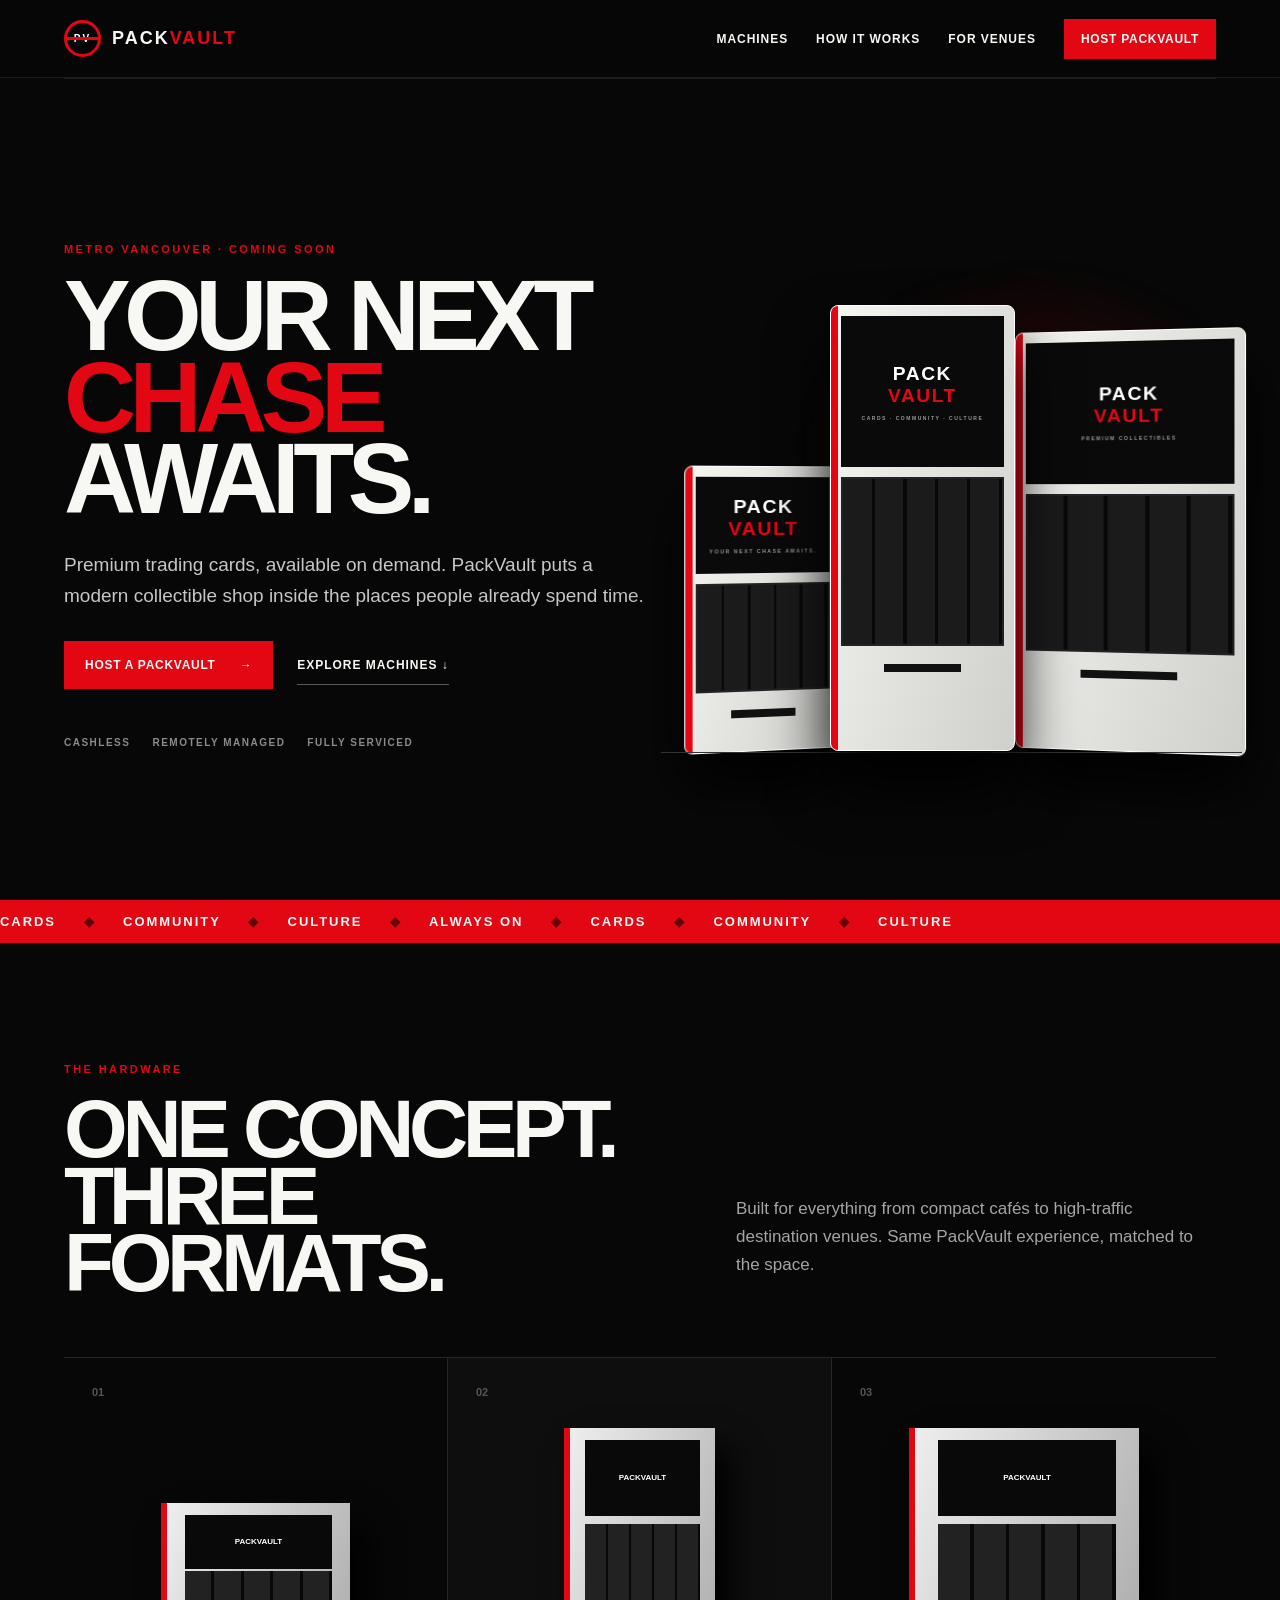
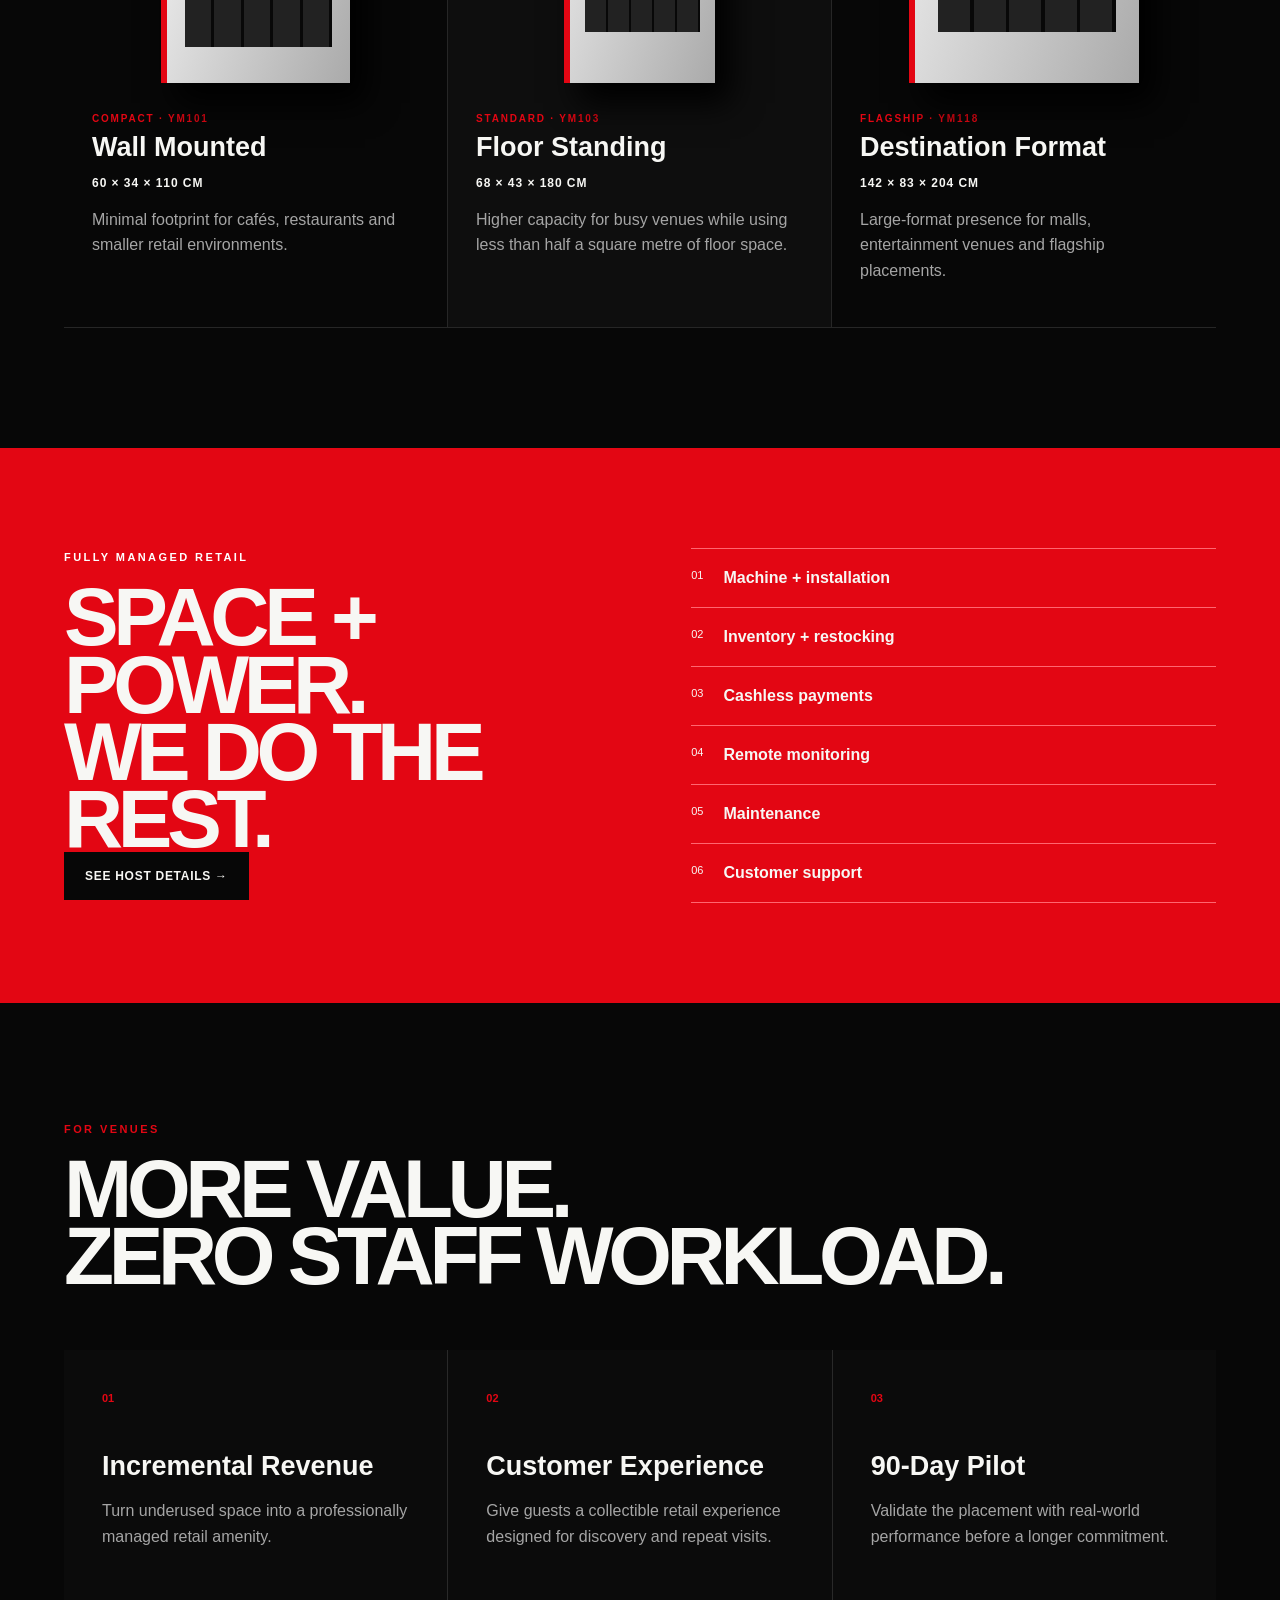
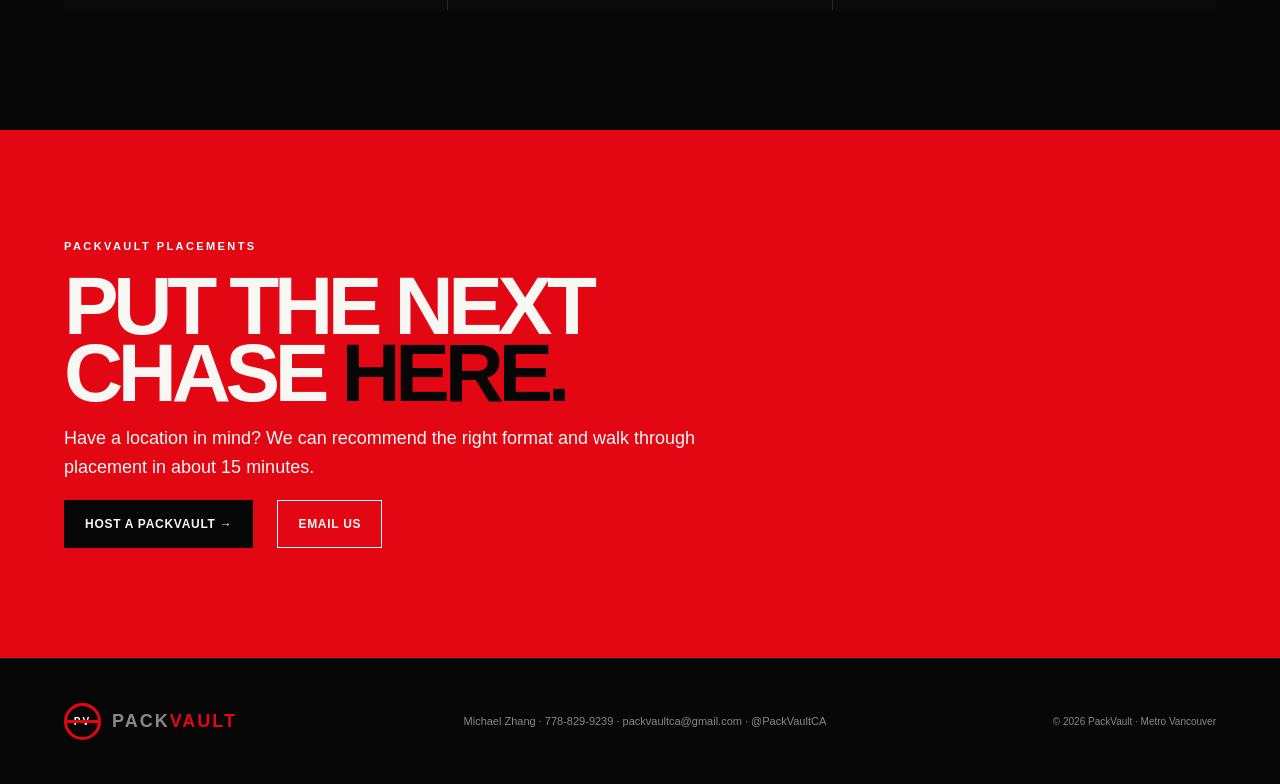
<file: index.html>
<!doctype html><html lang="en"><head><meta charset="utf-8"><meta name="viewport" content="width=device-width,initial-scale=1"><title>PackVault — Trading Cards, On Demand</title><meta name="description" content="Premium trading cards on demand. PackVault operates fully managed automated collectible retail across Metro Vancouver."><meta name="theme-color" content="#070707"><meta property="og:title" content="PackVault — Your Next Chase Awaits"><meta property="og:description" content="Modern, fully managed trading-card retail for the places people already spend time."><link rel="stylesheet" href="/styles.css"></head><body>
<nav><a class="brand" href="/"><span class="mark">PV</span><b>PACK<span>VAULT</span></b></a><div class="navlinks"><a href="#machines">Machines</a><a href="#how">How it works</a><a href="/host/">For venues</a><a class="btn small" href="/host/">Host PackVault</a></div></nav>
<main><section class="hero"><div class="hero-copy"><div class="eyebrow">METRO VANCOUVER · COMING SOON</div><h1>YOUR NEXT<br><i>CHASE</i> AWAITS.</h1><p class="lead">Premium trading cards, available on demand. PackVault puts a modern collectible shop inside the places people already spend time.</p><div class="actions"><a class="btn" href="/host/">HOST A PACKVAULT <b>→</b></a><a class="textlink" href="#machines">EXPLORE MACHINES ↓</a></div><div class="trust"><span>CASHLESS</span><span>REMOTELY MANAGED</span><span>FULLY SERVICED</span></div></div>
<div class="machine-stage"><div class="glow"></div><div class="machine m1"><div class="screen">PACK<span>VAULT</span><small>YOUR NEXT CHASE AWAITS.</small></div><div class="window"></div><div class="slot"></div></div><div class="machine m2"><div class="screen">PACK<span>VAULT</span><small>CARDS · COMMUNITY · CULTURE</small></div><div class="window"></div><div class="slot"></div></div><div class="machine m3"><div class="screen">PACK<span>VAULT</span><small>PREMIUM COLLECTIBLES</small></div><div class="window"></div><div class="slot"></div></div><div class="floorline"></div></div></section>
<section class="ticker"><div>CARDS <b>◆</b> COMMUNITY <b>◆</b> CULTURE <b>◆</b> ALWAYS ON <b>◆</b> CARDS <b>◆</b> COMMUNITY <b>◆</b> CULTURE</div></section>
<section id="machines" class="section"><div class="sectiontop"><div><div class="eyebrow">THE HARDWARE</div><h2>ONE CONCEPT.<br>THREE FORMATS.</h2></div><p>Built for everything from compact cafés to high-traffic destination venues. Same PackVault experience, matched to the space.</p></div><div class="formats"><article><div class="num">01</div><div class="mini compact"></div><div class="tag">COMPACT · YM101</div><h3>Wall Mounted</h3><strong>60 × 34 × 110 CM</strong><p>Minimal footprint for cafés, restaurants and smaller retail environments.</p></article><article class="featured"><div class="num">02</div><div class="mini standard"></div><div class="tag">STANDARD · YM103</div><h3>Floor Standing</h3><strong>68 × 43 × 180 CM</strong><p>Higher capacity for busy venues while using less than half a square metre of floor space.</p></article><article><div class="num">03</div><div class="mini flagship"></div><div class="tag">FLAGSHIP · YM118</div><h3>Destination Format</h3><strong>142 × 83 × 204 CM</strong><p>Large-format presence for malls, entertainment venues and flagship placements.</p></article></div></section>
<section id="how" class="redsection"><div><div class="eyebrow white">FULLY MANAGED RETAIL</div><h2>SPACE + POWER.<br>WE DO THE REST.</h2><a class="darkbtn" href="/host/">SEE HOST DETAILS →</a></div><div class="servicegrid"><span>01 <b>Machine + installation</b></span><span>02 <b>Inventory + restocking</b></span><span>03 <b>Cashless payments</b></span><span>04 <b>Remote monitoring</b></span><span>05 <b>Maintenance</b></span><span>06 <b>Customer support</b></span></div></section>
<section class="section value"><div class="eyebrow">FOR VENUES</div><h2>MORE VALUE.<br>ZERO STAFF WORKLOAD.</h2><div class="valuegrid"><article><b>01</b><h3>Incremental Revenue</h3><p>Turn underused space into a professionally managed retail amenity.</p></article><article><b>02</b><h3>Customer Experience</h3><p>Give guests a collectible retail experience designed for discovery and repeat visits.</p></article><article><b>03</b><h3>90-Day Pilot</h3><p>Validate the placement with real-world performance before a longer commitment.</p></article></div></section>
<section class="finalcta"><div class="eyebrow white">PACKVAULT PLACEMENTS</div><h2>PUT THE NEXT<br>CHASE <i>HERE.</i></h2><p>Have a location in mind? We can recommend the right format and walk through placement in about 15 minutes.</p><div class="actions"><a class="darkbtn" href="/host/">HOST A PACKVAULT →</a><a class="outlinebtn" href="mailto:packvaultca@gmail.com?subject=PackVault%20Placement%20Inquiry">EMAIL US</a></div></section></main>
<footer><a class="brand" href="/"><span class="mark">PV</span><b>PACK<span>VAULT</span></b></a><div>Michael Zhang · 778-829-9239 · <a href="mailto:packvaultca@gmail.com">packvaultca@gmail.com</a> · @PackVaultCA</div><small>© 2026 PackVault · Metro Vancouver</small></footer></body></html>
</file>
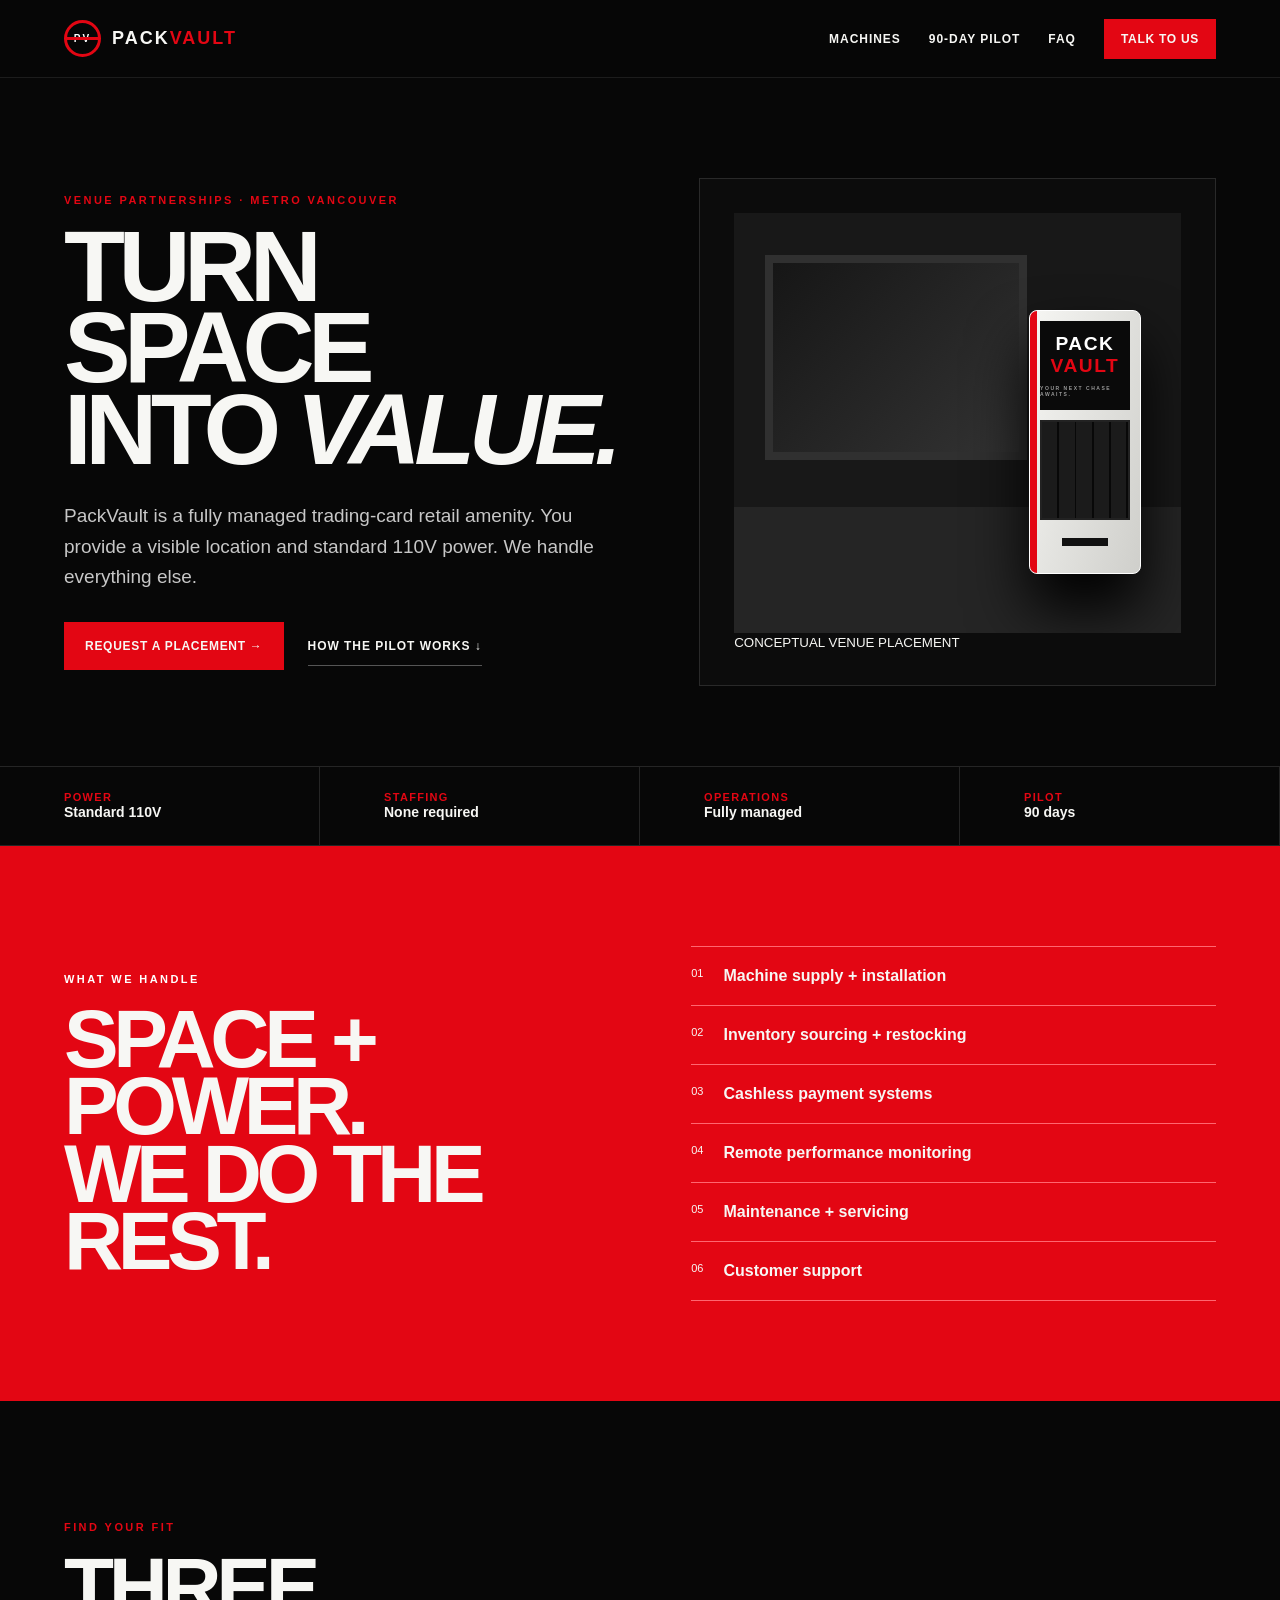
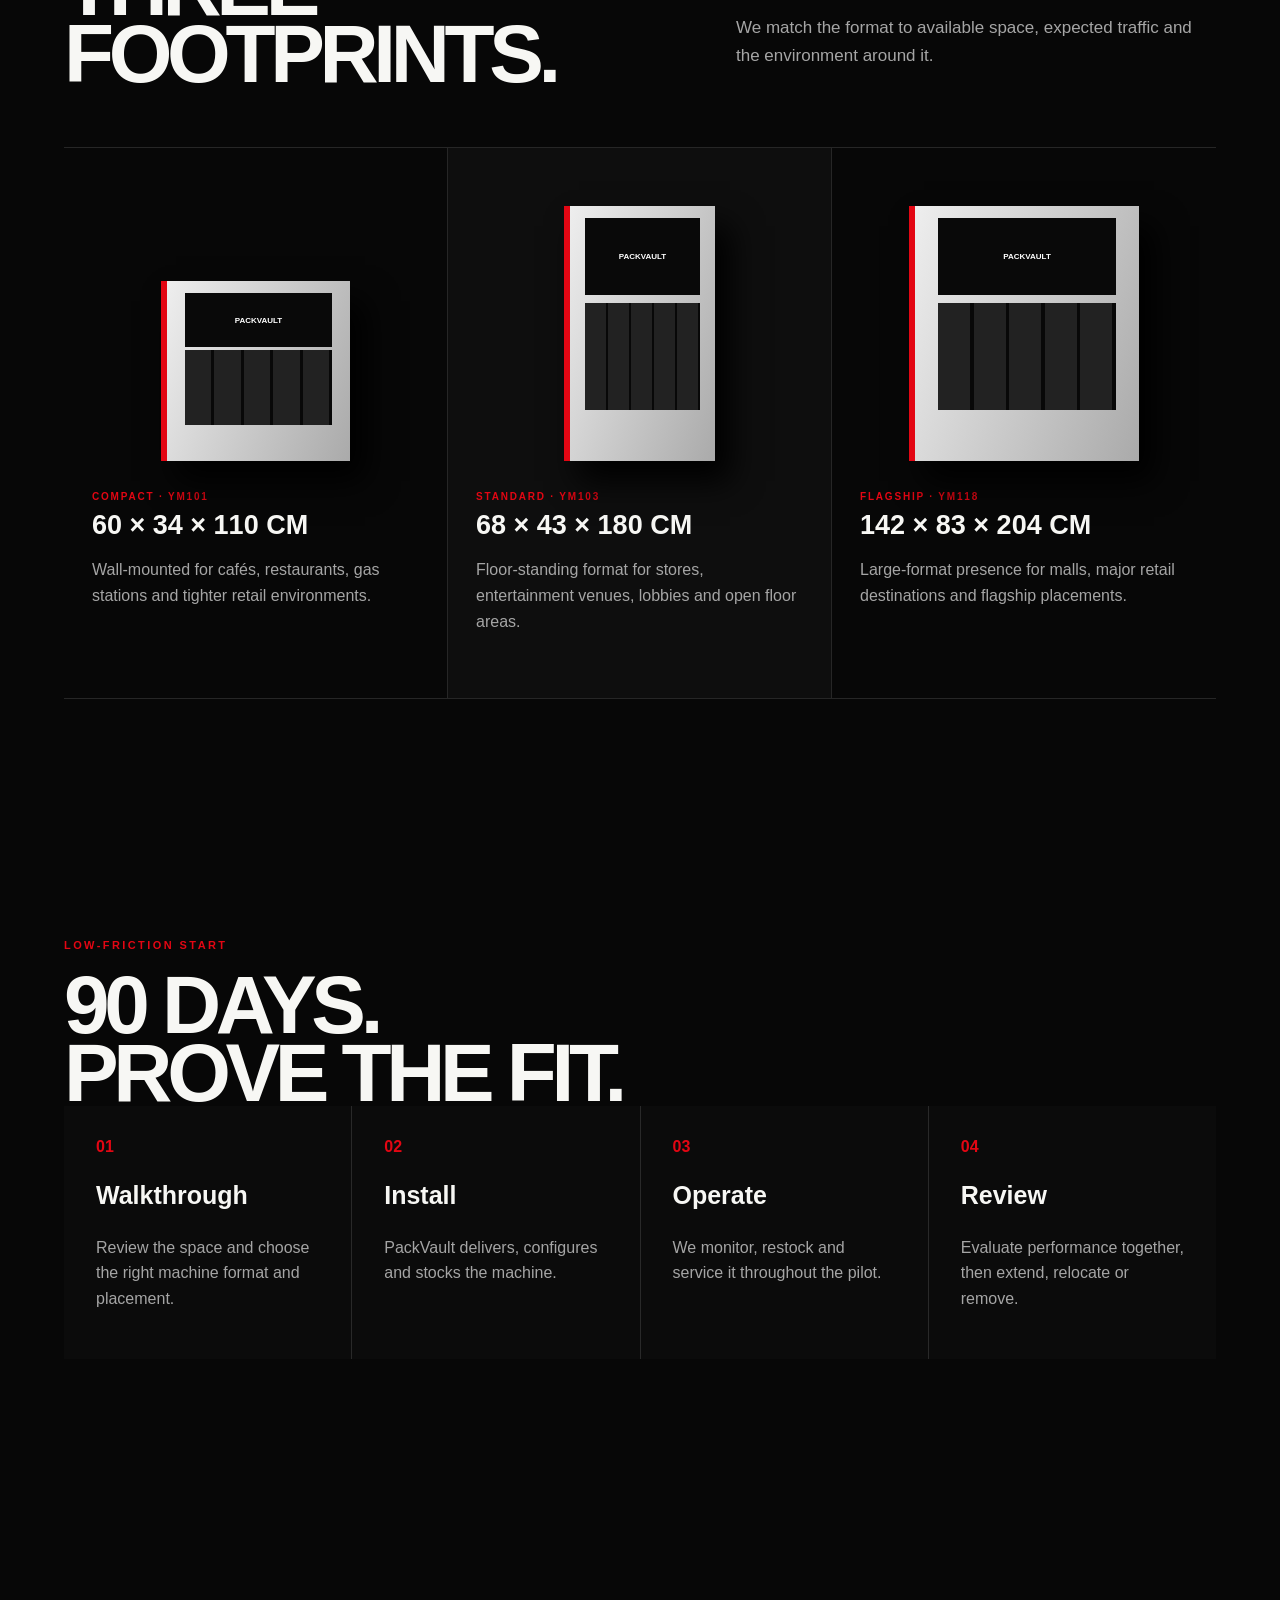
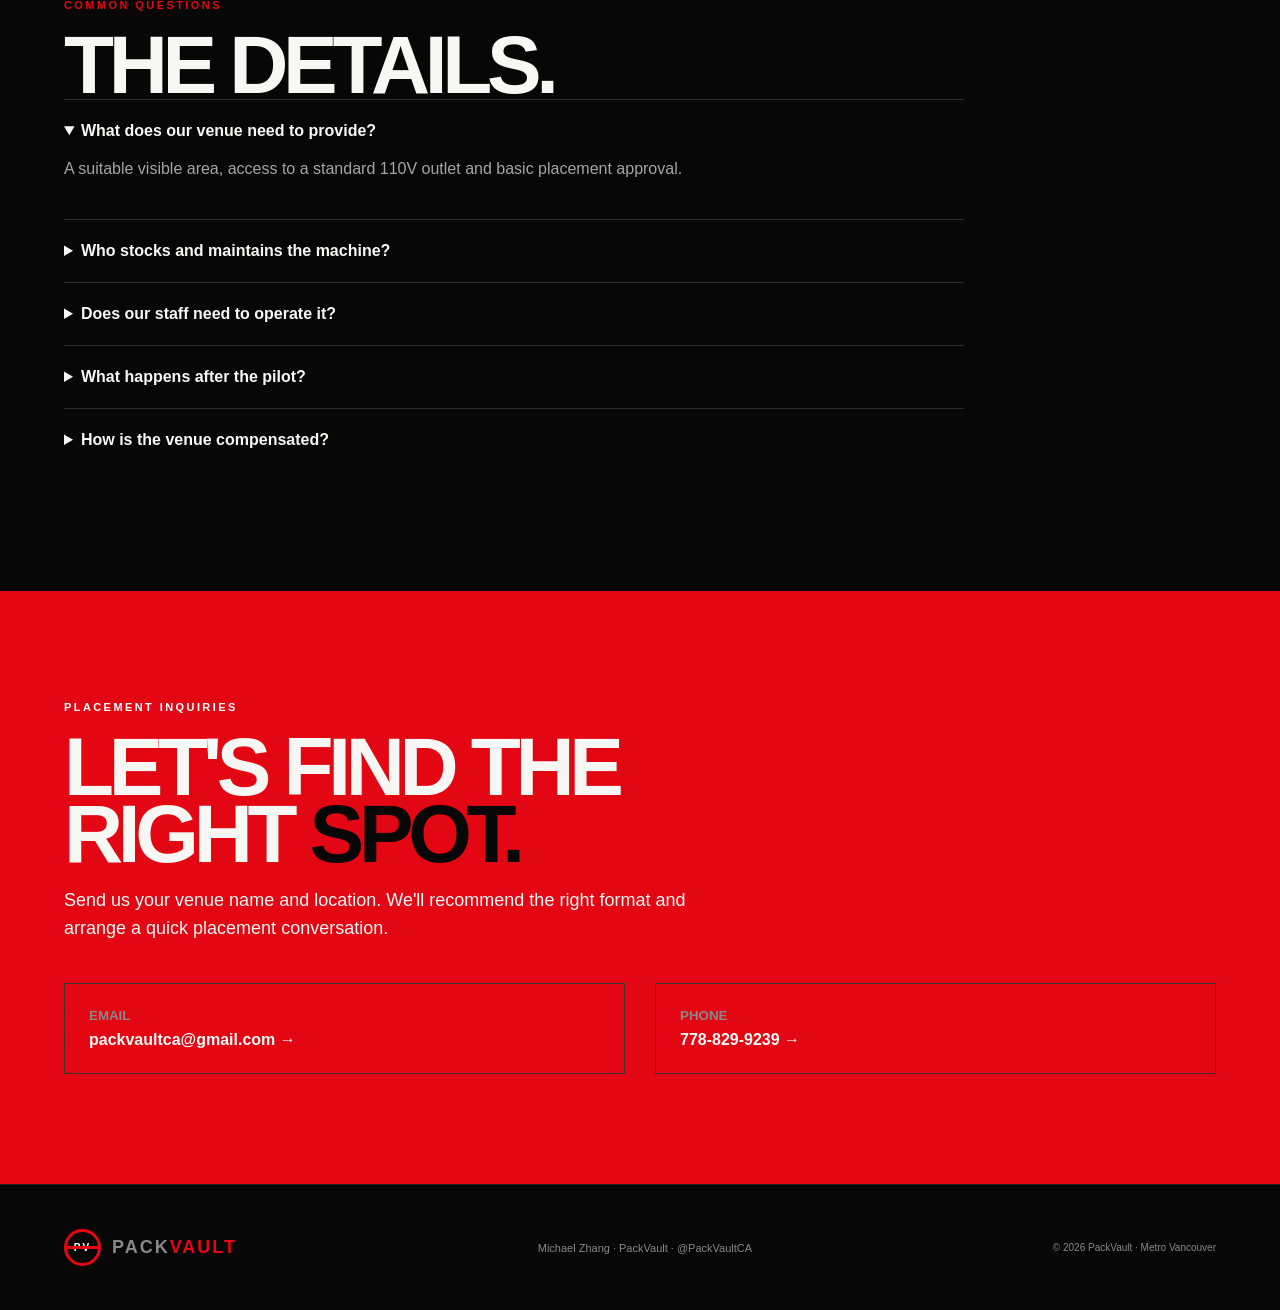
<file: host/index.html>
<!doctype html><html lang="en"><head><meta charset="utf-8"><meta name="viewport" content="width=device-width,initial-scale=1"><title>Host a PackVault — Venue Partnerships</title><meta name="description" content="Turn underused venue space into a fully managed collectible retail amenity. Explore PackVault formats and our 90-day pilot."><meta name="theme-color" content="#070707"><link rel="stylesheet" href="/styles.css"></head><body>
<nav><a class="brand" href="/"><span class="mark">PV</span><b>PACK<span>VAULT</span></b></a><div class="navlinks"><a href="/#machines">Machines</a><a href="#pilot">90-Day Pilot</a><a href="#faq">FAQ</a><a class="btn small" href="mailto:packvaultca@gmail.com?subject=PackVault%20Placement%20Inquiry">Talk to us</a></div></nav>
<main><section class="hosthero"><div><div class="eyebrow">VENUE PARTNERSHIPS · METRO VANCOUVER</div><h1>TURN SPACE<br>INTO <i>VALUE.</i></h1><p class="lead">PackVault is a fully managed trading-card retail amenity. You provide a visible location and standard 110V power. We handle everything else.</p><div class="actions"><a class="btn" href="mailto:packvaultca@gmail.com?subject=PackVault%20Placement%20Inquiry">REQUEST A PLACEMENT →</a><a class="textlink" href="#pilot">HOW THE PILOT WORKS ↓</a></div></div><div class="hostvisual"><div class="venue"><div class="machine"><div class="screen">PACK<span>VAULT</span><small>YOUR NEXT CHASE AWAITS.</small></div><div class="window"></div><div class="slot"></div></div></div><small>CONCEPTUAL VENUE PLACEMENT</small></div></section>
<section class="proofbar"><div><b>POWER</b><span>Standard 110V</span></div><div><b>STAFFING</b><span>None required</span></div><div><b>OPERATIONS</b><span>Fully managed</span></div><div><b>PILOT</b><span>90 days</span></div></section>
<section class="redsection"><div><div class="eyebrow white">WHAT WE HANDLE</div><h2>SPACE + POWER.<br>WE DO THE REST.</h2></div><div class="servicegrid"><span>01 <b>Machine supply + installation</b></span><span>02 <b>Inventory sourcing + restocking</b></span><span>03 <b>Cashless payment systems</b></span><span>04 <b>Remote performance monitoring</b></span><span>05 <b>Maintenance + servicing</b></span><span>06 <b>Customer support</b></span></div></section>
<section class="section"><div class="sectiontop"><div><div class="eyebrow">FIND YOUR FIT</div><h2>THREE<br>FOOTPRINTS.</h2></div><p>We match the format to available space, expected traffic and the environment around it.</p></div><div class="formats"><article><div class="mini compact"></div><div class="tag">COMPACT · YM101</div><h3>60 × 34 × 110 CM</h3><p>Wall-mounted for cafés, restaurants, gas stations and tighter retail environments.</p></article><article class="featured"><div class="mini standard"></div><div class="tag">STANDARD · YM103</div><h3>68 × 43 × 180 CM</h3><p>Floor-standing format for stores, entertainment venues, lobbies and open floor areas.</p></article><article><div class="mini flagship"></div><div class="tag">FLAGSHIP · YM118</div><h3>142 × 83 × 204 CM</h3><p>Large-format presence for malls, major retail destinations and flagship placements.</p></article></div></section>
<section id="pilot" class="section"><div class="eyebrow">LOW-FRICTION START</div><h2>90 DAYS.<br>PROVE THE FIT.</h2><div class="steps"><article><b>01</b><h3>Walkthrough</h3><p>Review the space and choose the right machine format and placement.</p></article><article><b>02</b><h3>Install</h3><p>PackVault delivers, configures and stocks the machine.</p></article><article><b>03</b><h3>Operate</h3><p>We monitor, restock and service it throughout the pilot.</p></article><article><b>04</b><h3>Review</h3><p>Evaluate performance together, then extend, relocate or remove.</p></article></div></section>
<section id="faq" class="section"><div class="eyebrow">COMMON QUESTIONS</div><h2>THE DETAILS.</h2><div class="faq"><details open><summary>What does our venue need to provide?</summary><p>A suitable visible area, access to a standard 110V outlet and basic placement approval.</p></details><details><summary>Who stocks and maintains the machine?</summary><p>PackVault handles inventory, restocking, payment setup, system management, maintenance and customer support.</p></details><details><summary>Does our staff need to operate it?</summary><p>No. The concept is designed to run without adding an in-store staffing requirement.</p></details><details><summary>What happens after the pilot?</summary><p>We review the placement together. Depending on performance and fit, the machine can stay, move to a better location or be removed.</p></details><details><summary>How is the venue compensated?</summary><p>Placement can be structured as a fixed monthly fee or revenue share, depending on the location and agreement.</p></details></div></section>
<section class="finalcta"><div class="eyebrow white">PLACEMENT INQUIRIES</div><h2>LET'S FIND THE<br>RIGHT <i>SPOT.</i></h2><p>Send us your venue name and location. We'll recommend the right format and arrange a quick placement conversation.</p><div class="contactbox"><a href="mailto:packvaultca@gmail.com?subject=PackVault%20Placement%20Inquiry"><small>EMAIL</small>packvaultca@gmail.com →</a><a href="tel:+17788299239"><small>PHONE</small>778-829-9239 →</a></div></section></main>
<footer><a class="brand" href="/"><span class="mark">PV</span><b>PACK<span>VAULT</span></b></a><div>Michael Zhang · PackVault · @PackVaultCA</div><small>© 2026 PackVault · Metro Vancouver</small></footer></body></html>
</file>
<file: styles.css>
:root{--r:#e30613;--b:#070707;--w:#f7f7f4;--g:#a5a5a5;--line:#262626}*{box-sizing:border-box}html{scroll-behavior:smooth}body{margin:0;background:var(--b);color:var(--w);font-family:Arial,Helvetica,sans-serif;overflow-x:hidden}a{color:inherit;text-decoration:none}nav{height:78px;padding:0 5vw;display:flex;align-items:center;justify-content:space-between;position:sticky;top:0;z-index:20;background:#070707e8;backdrop-filter:blur(14px);border-bottom:1px solid #1c1c1c}.brand{display:flex;align-items:center;gap:11px;letter-spacing:2px}.brand b{font-size:18px}.brand b span,.hero i,.finalcta i{color:var(--r);font-style:normal}.mark{width:37px;height:37px;border:3px solid var(--r);border-radius:50%;display:grid;place-items:center;font-size:10px;font-weight:900;color:#fff;position:relative}.mark:after{content:"";position:absolute;width:100%;height:3px;background:var(--r)}.navlinks{display:flex;align-items:center;gap:28px;font-size:12px;font-weight:900;text-transform:uppercase;letter-spacing:.08em}.btn,.darkbtn,.outlinebtn{display:inline-flex;align-items:center;gap:24px;padding:16px 20px;font-size:12px;font-weight:900;letter-spacing:.06em;border:1px solid var(--r);transition:.2s}.btn{background:var(--r)}.btn.small{padding:12px 16px}.btn:hover{background:#ff1724}.darkbtn{background:#070707;border-color:#070707}.outlinebtn{border-color:#fff}.hero{min-height:calc(100vh - 78px);display:grid;grid-template-columns:1.05fr .95fr;align-items:center;padding:6vw 5vw 5vw;gap:3vw;position:relative}.hero:before{content:"";position:absolute;left:5vw;top:0;height:1px;width:90vw;background:#1d1d1d}.eyebrow{color:var(--r);font-size:11px;font-weight:900;letter-spacing:.22em;margin-bottom:20px}.white{color:#fff}.hero h1,.section h2,.redsection h2,.finalcta h2,.hosthero h1{font-size:clamp(56px,7.8vw,116px);line-height:.82;letter-spacing:-.065em;margin:0;text-transform:uppercase}.lead{max-width:620px;font-size:19px;line-height:1.6;color:#c7c7c7;margin:30px 0}.actions{display:flex;gap:24px;align-items:center;flex-wrap:wrap}.textlink{font-size:12px;font-weight:900;letter-spacing:.08em;border-bottom:1px solid #555;padding:12px 0}.trust{display:flex;gap:22px;margin-top:48px;flex-wrap:wrap}.trust span{font-size:10px;letter-spacing:.15em;color:#8b8b8b;font-weight:900}.machine-stage{height:620px;position:relative;perspective:900px}.glow{position:absolute;width:90%;height:60%;right:-10%;top:12%;background:radial-gradient(ellipse,#b0000d55 0,transparent 68%);filter:blur(10px)}.machine{position:absolute;bottom:54px;background:linear-gradient(105deg,#f6f6f3,#cfcfcb);border:1px solid #fff;border-radius:8px;box-shadow:0 35px 60px #000;overflow:hidden}.machine:before{content:"";position:absolute;inset:0;border-left:7px solid var(--r);pointer-events:none}.machine .screen{height:34%;background:#0a0a0a;margin:10px;color:white;display:flex;flex-direction:column;align-items:center;justify-content:center;font-weight:900;font-size:clamp(12px,1.5vw,23px);letter-spacing:.08em}.machine .screen span{color:var(--r)}.machine .screen small{font-size:5px;margin-top:8px;color:#999}.window{height:38%;margin:10px;background:repeating-linear-gradient(90deg,#1b1b1b 0 18%,#080808 18% 20%);border:2px solid #222}.slot{width:42%;height:8px;background:#111;margin:18px auto}.m1{width:29%;height:46%;left:0;transform:rotateY(10deg)}.m2{width:35%;height:72%;left:27%;z-index:2}.m3{width:43%;height:68%;right:-5%;transform:rotateY(-8deg)}.floorline{position:absolute;bottom:52px;width:110%;height:1px;background:#333;left:-5%}.ticker{background:var(--r);overflow:hidden;padding:14px 0;white-space:nowrap;font-size:13px;font-weight:900;letter-spacing:.15em}.ticker div{width:max-content;animation:marquee 24s linear infinite}.ticker b{margin:0 22px;color:#630008}@keyframes marquee{to{transform:translateX(-30%)}}.section{padding:120px 5vw}.sectiontop{display:flex;align-items:flex-end;justify-content:space-between;gap:40px;margin-bottom:60px}.section h2,.redsection h2,.finalcta h2{font-size:clamp(48px,6.4vw,90px)}.sectiontop>p{max-width:480px;color:var(--g);font-size:17px;line-height:1.65}.formats{display:grid;grid-template-columns:repeat(3,1fr);border-top:1px solid var(--line);border-bottom:1px solid var(--line)}.formats article{padding:28px;border-right:1px solid var(--line);position:relative;min-height:550px}.formats article:last-child{border-right:0}.formats .featured{background:#0e0e0e}.num{color:#555;font-size:11px;font-weight:900}.mini{height:255px;width:46%;margin:30px auto;position:relative;background:linear-gradient(110deg,#eee,#aaa);border-left:6px solid var(--r);box-shadow:15px 20px 30px #000}.mini:before{content:"PACKVAULT";position:absolute;top:12px;left:10%;width:80%;height:30%;background:#090909;color:white;font-size:8px;font-weight:900;display:grid;place-items:center}.mini:after{content:"";position:absolute;top:38%;left:10%;width:80%;height:42%;background:repeating-linear-gradient(90deg,#222 0 18%,#080808 18% 20%)}.compact{height:180px;width:58%;margin-top:105px}.flagship{width:70%}.tag{color:var(--r);font-size:10px;font-weight:900;letter-spacing:.18em}.formats h3{font-size:27px;margin:8px 0 10px}.formats strong{font-size:12px;letter-spacing:.08em}.formats p{color:var(--g);line-height:1.6}.redsection{background:var(--r);padding:100px 5vw;display:grid;grid-template-columns:1fr 1fr;gap:8vw;align-items:center}.servicegrid{border-top:1px solid #ff6670}.servicegrid span{display:flex;gap:20px;padding:20px 0;border-bottom:1px solid #ff6670;font-size:11px}.servicegrid b{font-size:16px}.value>h2{margin-bottom:60px}.valuegrid{display:grid;grid-template-columns:repeat(3,1fr);gap:1px;background:#292929}.valuegrid article{background:#0b0b0b;padding:38px;min-height:260px}.valuegrid article>b{color:var(--r);font-size:11px}.valuegrid h3{font-size:27px;margin:45px 0 12px}.valuegrid p{color:var(--g);line-height:1.65}.finalcta{padding:110px 5vw;background:var(--r)}.finalcta p{font-size:18px;max-width:650px;line-height:1.6}.finalcta i{color:#070707}footer{padding:44px 5vw;display:grid;grid-template-columns:auto 1fr auto;gap:30px;align-items:center;color:#888;font-size:11px;border-top:1px solid #222}footer>div{text-align:center}footer small{font-size:10px}.hosthero{padding:100px 5vw 80px;display:grid;grid-template-columns:1.05fr .95fr;gap:5vw;align-items:center;min-height:75vh}.hosthero p{max-width:620px}.hostvisual{border:1px solid #292929;padding:34px;background:#0c0c0c}.hostvisual .venue{height:420px;background:linear-gradient(#181818 0 70%,#252525 70%);position:relative;overflow:hidden}.hostvisual .venue:before{content:"";position:absolute;left:7%;top:10%;width:55%;height:45%;border:8px solid #303030;background:linear-gradient(135deg,#161616,#333)}.hostvisual .venue .machine{width:25%;height:63%;right:9%;bottom:14%;left:auto;transform:none}.proofbar{display:grid;grid-template-columns:repeat(4,1fr);border-top:1px solid #252525;border-bottom:1px solid #252525}.proofbar div{padding:24px 5vw;border-right:1px solid #252525}.proofbar b{display:block;font-size:11px;color:var(--r);letter-spacing:.12em}.proofbar span{font-size:14px;font-weight:900}.steps{display:grid;grid-template-columns:repeat(4,1fr);gap:1px;background:#292929}.steps article{background:#0b0b0b;padding:32px}.steps b{color:var(--r)}.steps h3{font-size:25px}.steps p,.faq p{color:var(--g);line-height:1.6}.faq{max-width:900px}.faq details{border-top:1px solid #2b2b2b;padding:22px 0}.faq summary{font-weight:900;cursor:pointer}.contactbox{display:grid;grid-template-columns:1fr 1fr;gap:30px;margin-top:40px}.contactbox a{border:1px solid #333;padding:24px;font-weight:900}.contactbox small{display:block;color:#888;margin-bottom:8px}.contactbox a:hover{border-color:var(--r)}
@media(max-width:850px){nav{padding:0 20px}.navlinks a:not(.btn){display:none}.hero,.hosthero{grid-template-columns:1fr;padding:65px 20px}.hero h1,.hosthero h1{font-size:clamp(54px,17vw,88px)}.machine-stage{height:420px;margin-top:20px}.m1{height:42%}.m2{height:68%}.m3{height:64%}.section,.redsection,.finalcta{padding:80px 20px}.sectiontop{display:block}.sectiontop>p{margin-top:24px}.formats,.redsection,.valuegrid,.steps,.contactbox{grid-template-columns:1fr}.formats article{border-right:0;border-bottom:1px solid var(--line);min-height:480px}.mini{height:220px;width:38%}.compact{height:160px;margin-top:70px}.flagship{width:50%}.redsection{gap:55px}.proofbar{grid-template-columns:1fr 1fr}.proofbar div{padding:20px;border-bottom:1px solid #252525}.hostvisual .venue{height:320px}footer{grid-template-columns:1fr;text-align:left}footer>div{text-align:left}.trust{margin-top:35px}}
</file>
